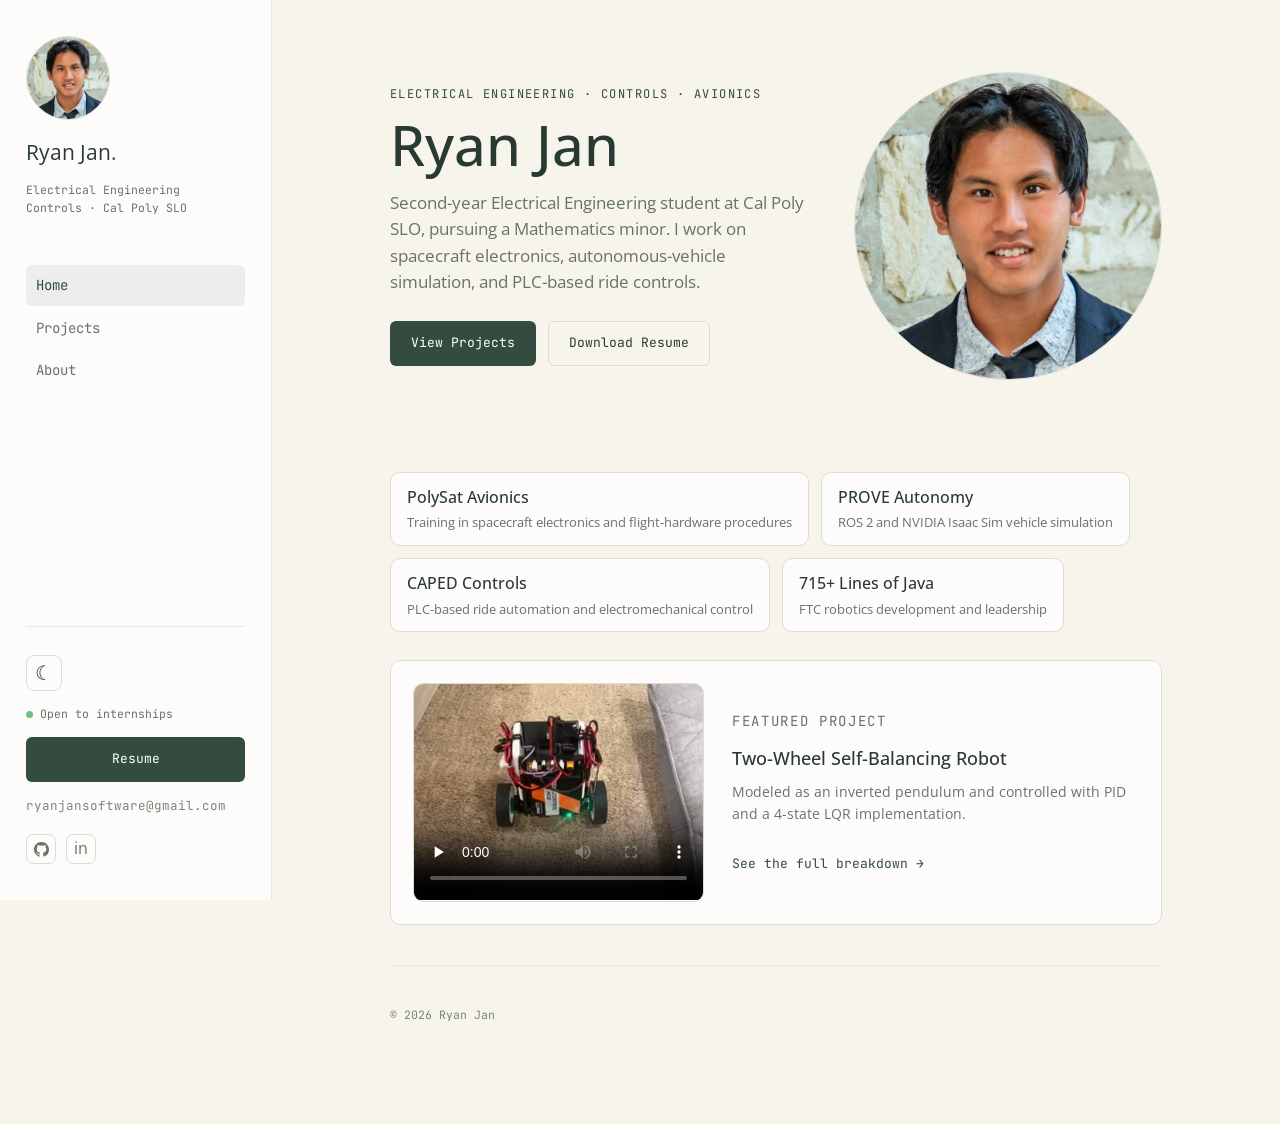
<file: index.html>
<!DOCTYPE html>
<html lang="en">
<head>
<meta charset="UTF-8">
<meta name="viewport" content="width=device-width, initial-scale=1.0">
<title>Ryan Jan — Electrical Engineering, Controls</title>
<meta name="description" content="Ryan Jan — Electrical Engineering student at Cal Poly SLO, minoring in Mathematics, with interests in controls, embedded systems, avionics, and autonomous systems.">
<link rel="icon" type="image/svg+xml" href="assets/favicon.svg">
<link rel="preconnect" href="https://fonts.googleapis.com">
<link rel="preconnect" href="https://fonts.gstatic.com" crossorigin>
<link href="https://fonts.googleapis.com/css2?family=Newsreader:ital,opsz,wght@0,6..72,400;0,6..72,500;1,6..72,400&family=Inter:wght@400;500&family=JetBrains+Mono:wght@400;500&display=swap" rel="stylesheet">
<link rel="stylesheet" href="css/style.css">
<script src="js/theme-toggle.js"></script>
</head>
<body>

<a class="skip-link" href="#main">Skip to content</a>

<!-- mobile top bar -->
<div class="mobile-nav-wrap">
<header class="mobile-topbar">
  <a class="mobile-identity" href="index.html" aria-label="Go to home page">
    <div class="sidebar-avatar media-frame ratio-1x1 round" aria-hidden="true">
      <img src="assets/img/ryan-headshot.jpg" alt="">
    </div>
    <span class="mobile-name">Ryan Jan</span>
  </a>
  <button class="nav-toggle" id="nav-toggle" aria-label="Toggle menu" aria-expanded="false" aria-controls="mobile-panel">
    <span></span><span></span><span></span>
  </button>
</header>
<div class="mobile-panel" id="mobile-panel">
  <nav class="sidebar-nav">
    <a href="index.html" class="active">Home</a>
    <a href="projects.html">Projects</a>
    <a href="about.html">About</a>
  </nav>
  <div class="sidebar-cta">
    <span class="sidebar-status"><span class="status-dot"></span>Open to internships</span>
    <a class="btn btn-primary btn-block" href="assets/resume/Ryan_Jan_Resume.pdf" target="_blank" rel="noopener">Resume</a>
    <div class="sidebar-contact">
      <a href="mailto:ryanjansoftware@gmail.com">ryanjansoftware@gmail.com</a>
    </div>
    <div class="sidebar-social">
      <a href="https://github.com/rjan939" target="_blank" rel="noopener" aria-label="GitHub"><svg viewBox="0 0 16 16" fill="currentColor" aria-hidden="true"><path d="M8 0C3.58 0 0 3.58 0 8c0 3.54 2.29 6.53 5.47 7.59.4.07.55-.17.55-.38 0-.19-.01-.82-.01-1.49-2.01.37-2.53-.49-2.69-.94-.09-.23-.48-.94-.82-1.13-.28-.15-.68-.52-.01-.53.63-.01 1.08.58 1.23.82.72 1.21 1.87.87 2.33.66.07-.52.28-.87.51-1.07-1.78-.2-3.64-.89-3.64-3.95 0-.87.31-1.59.82-2.15-.08-.2-.36-1.02.08-2.12 0 0 .67-.21 2.2.82.64-.18 1.32-.27 2-.27.68 0 1.36.09 2 .27 1.53-1.04 2.2-.82 2.2-.82.44 1.1.16 1.92.08 2.12.51.56.82 1.27.82 2.15 0 3.07-1.87 3.75-3.65 3.95.29.25.54.73.54 1.48 0 1.07-.01 1.93-.01 2.2 0 .21.15.46.55.38A8.013 8.013 0 0 0 16 8c0-4.42-3.58-8-8-8z"></path></svg></a>
      <a href="https://linkedin.com/in/ryan-jan" target="_blank" rel="noopener" aria-label="LinkedIn">in</a>
    </div>
  </div>
</div>
</div>

<div class="shell">
  <aside class="sidebar">
    <a class="sidebar-identity" href="index.html" aria-label="Go to home page">
      <div class="sidebar-avatar media-frame ratio-1x1 round" aria-hidden="true">
        <img src="assets/img/ryan-headshot.jpg" alt="">
      </div>
      <div>
        <div class="sidebar-name">Ryan Jan<span class="logo-dot">.</span></div>
        <p class="sidebar-tagline">Electrical Engineering<br>Controls &middot; Cal Poly SLO</p>
      </div>
    </a>

    <nav class="sidebar-nav">
      <a href="index.html" class="active">Home</a>
      <a href="projects.html">Projects</a>
      <a href="about.html">About</a>
    </nav>

    <div class="sidebar-cta">
      <span class="sidebar-status"><span class="status-dot"></span>Open to internships</span>
      <a class="btn btn-primary btn-block" href="assets/resume/Ryan_Jan_Resume.pdf" target="_blank" rel="noopener">Resume</a>
      <div class="sidebar-contact">
        <a href="mailto:ryanjansoftware@gmail.com">ryanjansoftware@gmail.com</a>
      </div>
      <div class="sidebar-social">
        <a href="https://github.com/rjan939" target="_blank" rel="noopener" aria-label="GitHub"><svg viewBox="0 0 16 16" fill="currentColor" aria-hidden="true"><path d="M8 0C3.58 0 0 3.58 0 8c0 3.54 2.29 6.53 5.47 7.59.4.07.55-.17.55-.38 0-.19-.01-.82-.01-1.49-2.01.37-2.53-.49-2.69-.94-.09-.23-.48-.94-.82-1.13-.28-.15-.68-.52-.01-.53.63-.01 1.08.58 1.23.82.72 1.21 1.87.87 2.33.66.07-.52.28-.87.51-1.07-1.78-.2-3.64-.89-3.64-3.95 0-.87.31-1.59.82-2.15-.08-.2-.36-1.02.08-2.12 0 0 .67-.21 2.2.82.64-.18 1.32-.27 2-.27.68 0 1.36.09 2 .27 1.53-1.04 2.2-.82 2.2-.82.44 1.1.16 1.92.08 2.12.51.56.82 1.27.82 2.15 0 3.07-1.87 3.75-3.65 3.95.29.25.54.73.54 1.48 0 1.07-.01 1.93-.01 2.2 0 .21.15.46.55.38A8.013 8.013 0 0 0 16 8c0-4.42-3.58-8-8-8z"></path></svg></a>
        <a href="https://linkedin.com/in/ryan-jan" target="_blank" rel="noopener" aria-label="LinkedIn">in</a>
      </div>
    </div>
  </aside>

  <main class="main" id="main">
    <div class="page">

      <section class="home-hero">
        <div>
          <p class="eyebrow">Electrical Engineering &middot; Controls &middot; Avionics</p>
          <h1>Ryan Jan</h1>
          <p class="home-hero-sub">
            Second-year Electrical Engineering student at Cal Poly SLO, pursuing a Mathematics minor. I work on spacecraft electronics, autonomous-vehicle simulation, and PLC-based ride controls.
          </p>
          <div class="home-hero-actions">
            <a class="btn btn-primary" href="projects.html">View Projects</a>
            <a class="btn btn-ghost" href="assets/resume/Ryan_Jan_Resume.pdf" target="_blank" rel="noopener">Download Resume</a>
          </div>
        </div>
        <div class="home-photo-slot">
          <div class="media-frame ratio-1x1 round">
            <img src="assets/img/ryan-headshot.jpg" alt="Ryan Jan">
          </div>
        </div>
      </section>

      <div class="stat-chips">
        <div class="stat-chip"><strong>PolySat Avionics</strong>Training in spacecraft electronics and flight-hardware procedures</div>
        <div class="stat-chip"><strong>PROVE Autonomy</strong>ROS 2 and NVIDIA Isaac Sim vehicle simulation</div>
        <div class="stat-chip"><strong>CAPED Controls</strong>PLC-based ride automation and electromechanical control</div>
        <div class="stat-chip"><strong><span class="count" data-target="3000">0</span>+ Lines of Java</strong>FTC robotics development and leadership</div>
      </div>

      <section class="teaser-card reveal">
        <div class="teaser-media">
          <div class="media-frame ratio-4x3">
            <video src="assets/video/self-balancing-robot.mp4" poster="assets/img/posters/self-balancing-robot.jpg" controls playsinline preload="none"></video>
          </div>
        </div>
        <div class="teaser-body">
          <p class="eyebrow">Featured Project</p>
          <h3>Two-Wheel Self-Balancing Robot</h3>
          <p>Modeled as an inverted pendulum and controlled with PID and a 4-state LQR implementation.</p>
          <a class="text-link" href="projects.html#flagship">See the full breakdown &rarr;</a>
        </div>
      </section>

      <footer class="page-footer">
        <span>&copy; 2026 Ryan Jan</span>
      </footer>
    </div>
  </main>
</div>

<script src="js/main.js"></script>
</body>
</html>
</file>
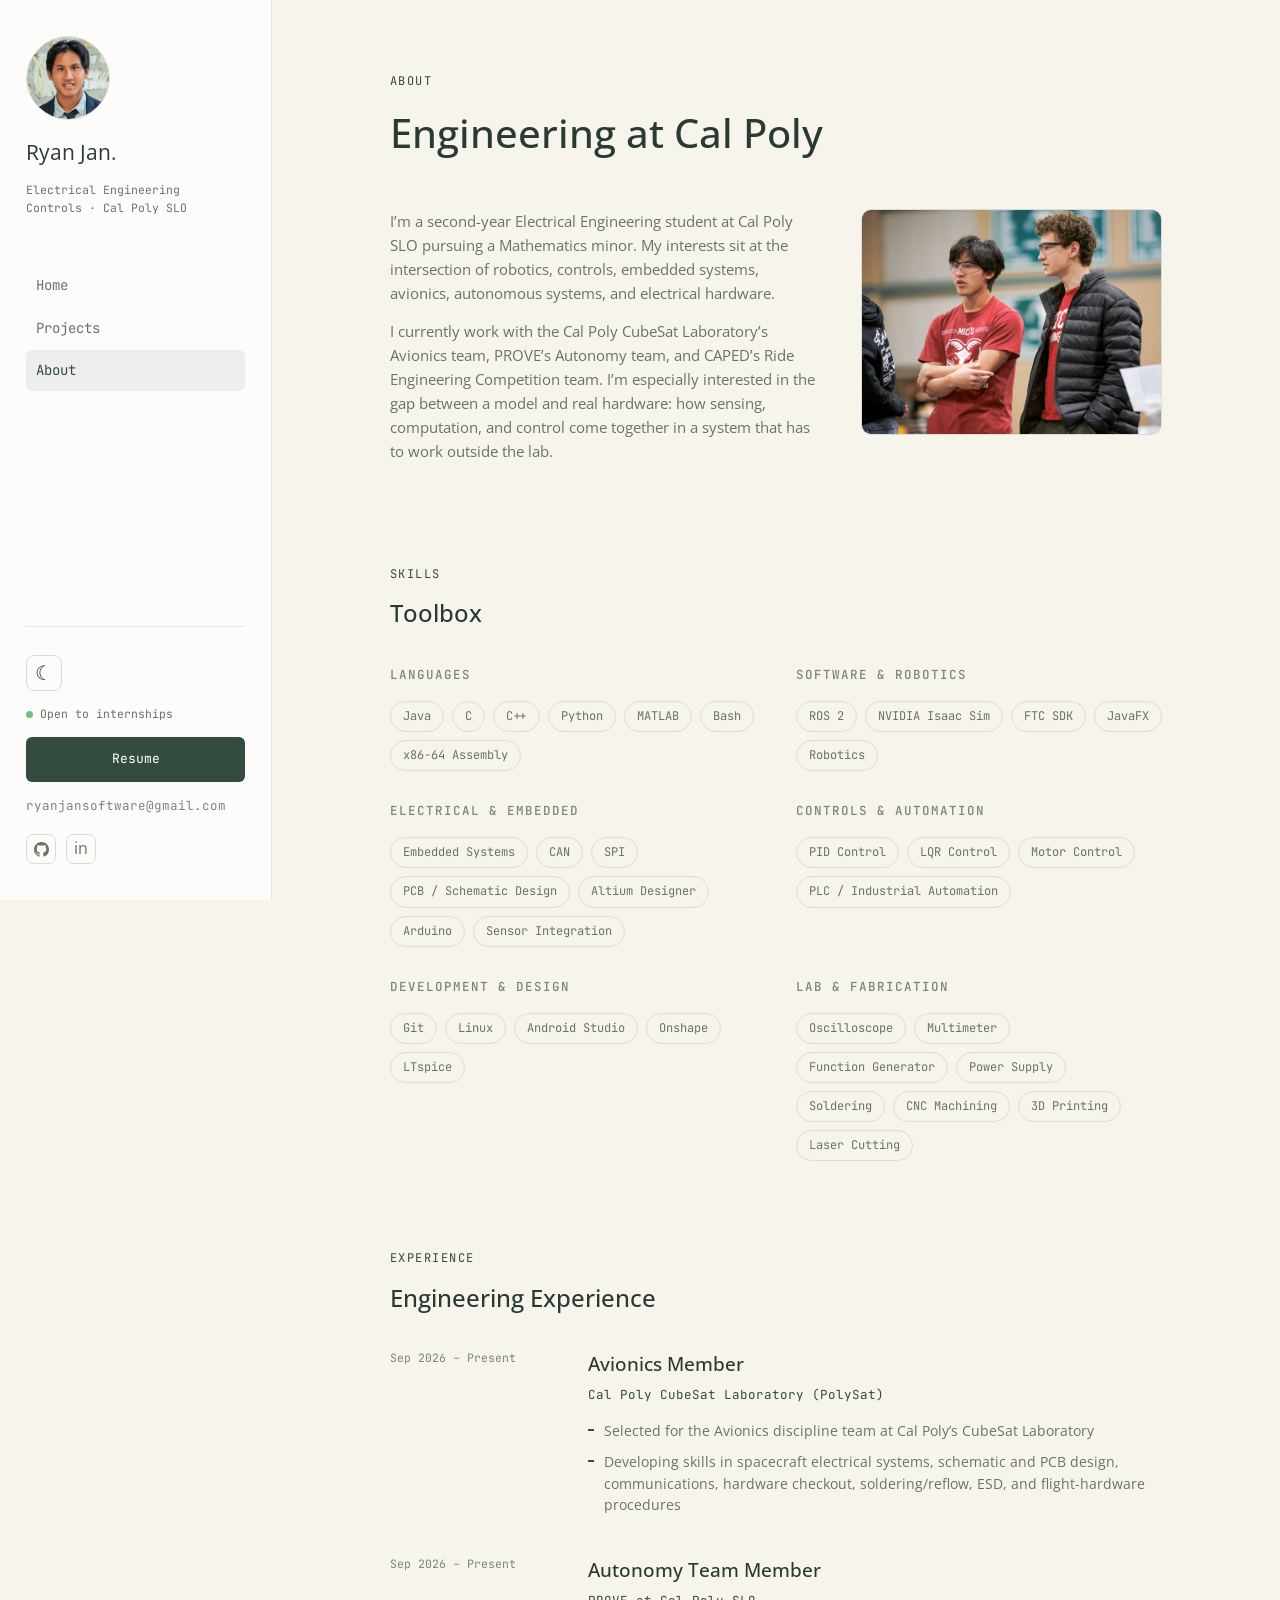
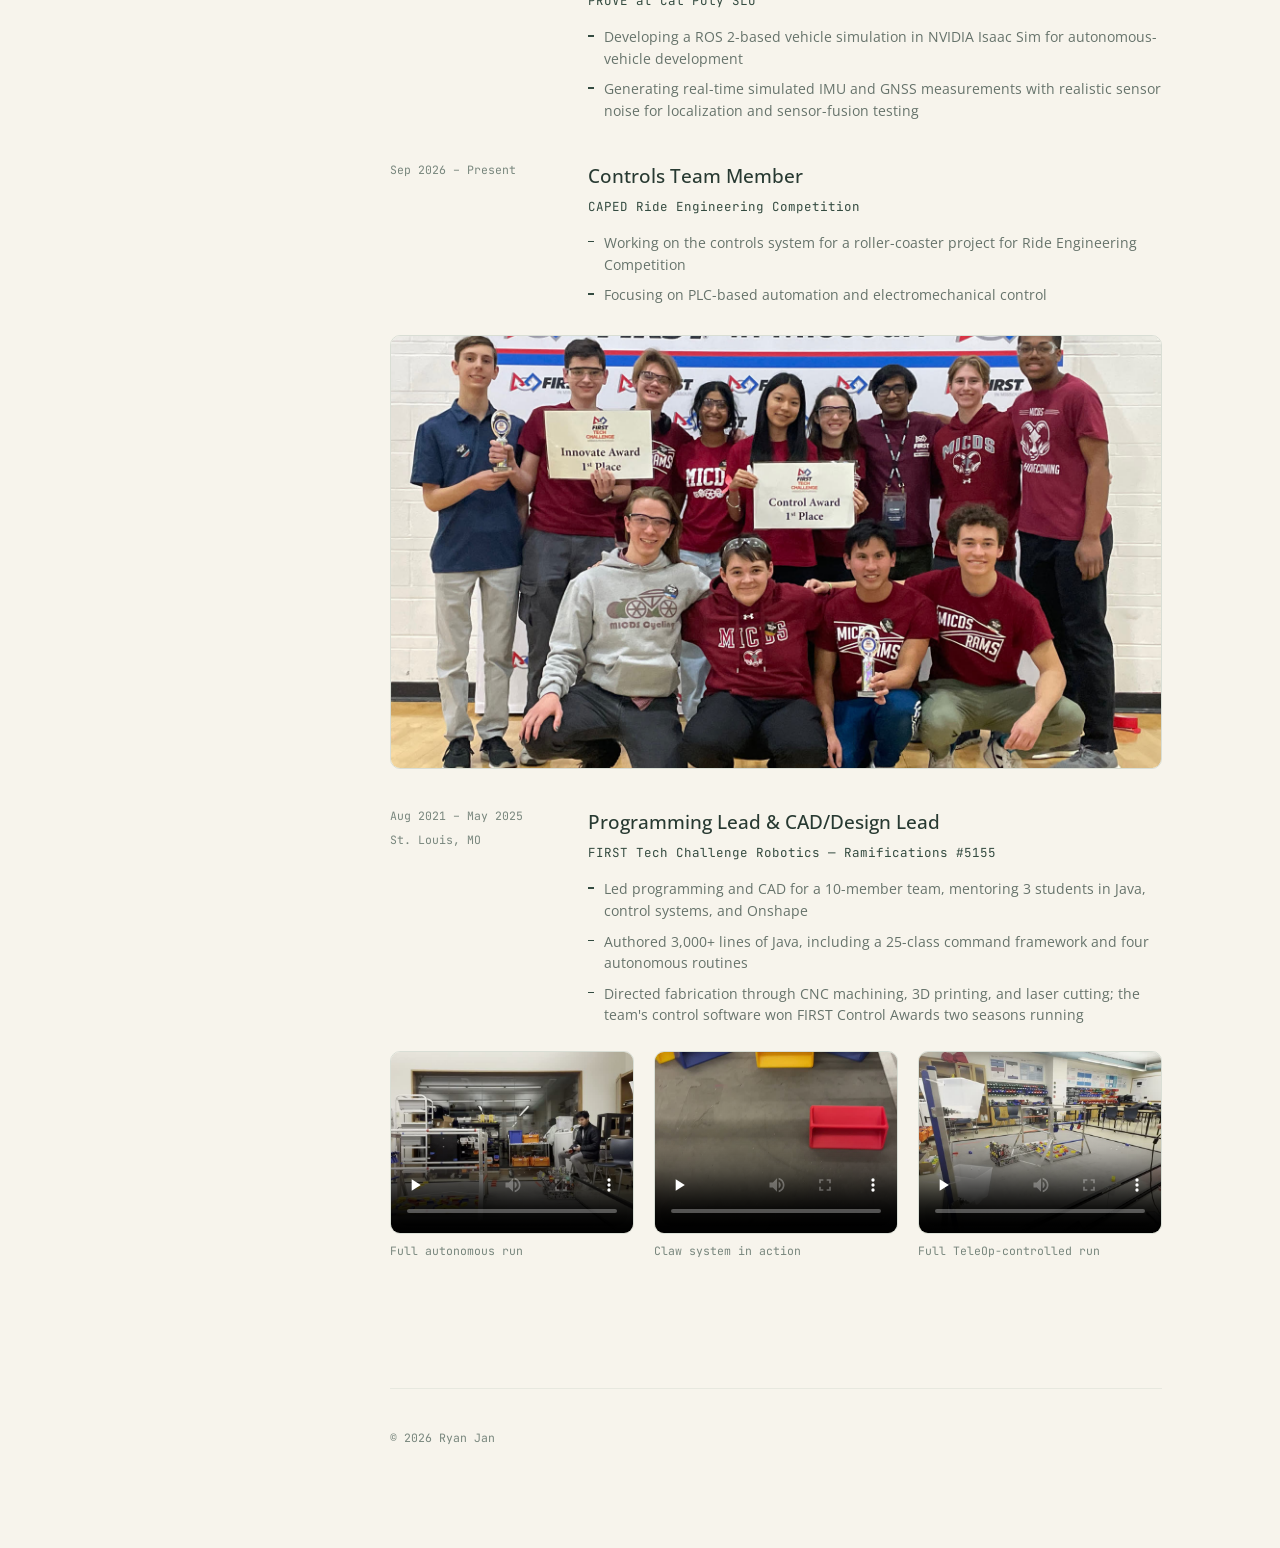
<file: about.html>
<!DOCTYPE html>
<html lang="en">
<head>
<meta charset="UTF-8">
<meta name="viewport" content="width=device-width, initial-scale=1.0">
<title>About — Ryan Jan</title>
<meta name="description" content="About Ryan Jan — Electrical Engineering student at Cal Poly SLO, with experience in robotics leadership, spacecraft electronics, autonomous systems, and industrial automation.">
<link rel="icon" type="image/svg+xml" href="assets/favicon.svg">
<link rel="preconnect" href="https://fonts.googleapis.com">
<link rel="preconnect" href="https://fonts.gstatic.com" crossorigin>
<link href="https://fonts.googleapis.com/css2?family=Newsreader:ital,opsz,wght@0,6..72,400;0,6..72,500;1,6..72,400&family=Inter:wght@400;500&family=JetBrains+Mono:wght@400;500&display=swap" rel="stylesheet">
<link rel="stylesheet" href="css/style.css">
<script src="js/theme-toggle.js"></script>
</head>
<body>

<a class="skip-link" href="#main">Skip to content</a>

<div class="mobile-nav-wrap">
<header class="mobile-topbar">
  <a class="mobile-identity" href="index.html" aria-label="Go to home page">
    <div class="sidebar-avatar media-frame ratio-1x1 round" aria-hidden="true">
      <img src="assets/img/ryan-headshot.jpg" alt="">
    </div>
    <span class="mobile-name">Ryan Jan</span>
  </a>
  <button class="nav-toggle" id="nav-toggle" aria-label="Toggle menu" aria-expanded="false" aria-controls="mobile-panel">
    <span></span><span></span><span></span>
  </button>
</header>
<div class="mobile-panel" id="mobile-panel">
  <nav class="sidebar-nav">
    <a href="index.html">Home</a>
    <a href="projects.html">Projects</a>
    <a href="about.html" class="active">About</a>
  </nav>
  <div class="sidebar-cta">
    <span class="sidebar-status"><span class="status-dot"></span>Open to internships</span>
    <a class="btn btn-primary btn-block" href="assets/resume/Ryan_Jan_Resume.pdf" target="_blank" rel="noopener">Resume</a>
    <div class="sidebar-contact">
      <a href="mailto:ryanjansoftware@gmail.com">ryanjansoftware@gmail.com</a>
    </div>
    <div class="sidebar-social">
      <a href="https://github.com/rjan939" target="_blank" rel="noopener" aria-label="GitHub"><svg viewBox="0 0 16 16" fill="currentColor" aria-hidden="true"><path d="M8 0C3.58 0 0 3.58 0 8c0 3.54 2.29 6.53 5.47 7.59.4.07.55-.17.55-.38 0-.19-.01-.82-.01-1.49-2.01.37-2.53-.49-2.69-.94-.09-.23-.48-.94-.82-1.13-.28-.15-.68-.52-.01-.53.63-.01 1.08.58 1.23.82.72 1.21 1.87.87 2.33.66.07-.52.28-.87.51-1.07-1.78-.2-3.64-.89-3.64-3.95 0-.87.31-1.59.82-2.15-.08-.2-.36-1.02.08-2.12 0 0 .67-.21 2.2.82.64-.18 1.32-.27 2-.27.68 0 1.36.09 2 .27 1.53-1.04 2.2-.82 2.2-.82.44 1.1.16 1.92.08 2.12.51.56.82 1.27.82 2.15 0 3.07-1.87 3.75-3.65 3.95.29.25.54.73.54 1.48 0 1.07-.01 1.93-.01 2.2 0 .21.15.46.55.38A8.013 8.013 0 0 0 16 8c0-4.42-3.58-8-8-8z"></path></svg></a>
      <a href="https://linkedin.com/in/ryan-jan" target="_blank" rel="noopener" aria-label="LinkedIn">in</a>
    </div>
  </div>
</div>
</div>

<div class="shell">
  <aside class="sidebar">
    <a class="sidebar-identity" href="index.html" aria-label="Go to home page">
      <div class="sidebar-avatar media-frame ratio-1x1 round" aria-hidden="true">
        <img src="assets/img/ryan-headshot.jpg" alt="">
      </div>
      <div>
        <div class="sidebar-name">Ryan Jan<span class="logo-dot">.</span></div>
        <p class="sidebar-tagline">Electrical Engineering<br>Controls &middot; Cal Poly SLO</p>
      </div>
    </a>

    <nav class="sidebar-nav">
      <a href="index.html">Home</a>
      <a href="projects.html">Projects</a>
      <a href="about.html" class="active">About</a>
    </nav>

    <div class="sidebar-cta">
      <span class="sidebar-status"><span class="status-dot"></span>Open to internships</span>
      <a class="btn btn-primary btn-block" href="assets/resume/Ryan_Jan_Resume.pdf" target="_blank" rel="noopener">Resume</a>
      <div class="sidebar-contact">
        <a href="mailto:ryanjansoftware@gmail.com">ryanjansoftware@gmail.com</a>
      </div>
      <div class="sidebar-social">
        <a href="https://github.com/rjan939" target="_blank" rel="noopener" aria-label="GitHub"><svg viewBox="0 0 16 16" fill="currentColor" aria-hidden="true"><path d="M8 0C3.58 0 0 3.58 0 8c0 3.54 2.29 6.53 5.47 7.59.4.07.55-.17.55-.38 0-.19-.01-.82-.01-1.49-2.01.37-2.53-.49-2.69-.94-.09-.23-.48-.94-.82-1.13-.28-.15-.68-.52-.01-.53.63-.01 1.08.58 1.23.82.72 1.21 1.87.87 2.33.66.07-.52.28-.87.51-1.07-1.78-.2-3.64-.89-3.64-3.95 0-.87.31-1.59.82-2.15-.08-.2-.36-1.02.08-2.12 0 0 .67-.21 2.2.82.64-.18 1.32-.27 2-.27.68 0 1.36.09 2 .27 1.53-1.04 2.2-.82 2.2-.82.44 1.1.16 1.92.08 2.12.51.56.82 1.27.82 2.15 0 3.07-1.87 3.75-3.65 3.95.29.25.54.73.54 1.48 0 1.07-.01 1.93-.01 2.2 0 .21.15.46.55.38A8.013 8.013 0 0 0 16 8c0-4.42-3.58-8-8-8z"></path></svg></a>
        <a href="https://linkedin.com/in/ryan-jan" target="_blank" rel="noopener" aria-label="LinkedIn">in</a>
      </div>
    </div>
  </aside>

  <main class="main" id="main">
    <div class="page">

      <header class="page-header reveal">
        <p class="eyebrow">About</p>
        <h1>Engineering at Cal Poly</h1>
      </header>

      <section class="page-block about-row reveal">
        <div class="about-copy">
          <p>
            I’m a second-year Electrical Engineering student at Cal Poly SLO pursuing a Mathematics minor. My interests sit at the intersection of robotics, controls, embedded systems, avionics, autonomous systems, and electrical hardware.
          </p>
          <p>
            I currently work with the Cal Poly CubeSat Laboratory’s Avionics team, PROVE’s Autonomy team, and CAPED’s Ride Engineering Competition team. I’m especially interested in the gap between a model and real hardware: how sensing, computation, and control come together in a system that has to work outside the lab.
          </p>
        </div>
        <div class="media-frame ratio-4x3">
          <img src="assets/img/ryan-competition.jpg" loading="lazy" alt="Ryan Jan talking with a teammate at an FTC robotics competition, both wearing safety glasses.">
        </div>
      </section>

      <section class="page-block reveal">
        <p class="eyebrow">Skills</p>
        <h2 style="margin-bottom:32px;">Toolbox</h2>
        <div class="skills-grid">
          <div class="skill-group">
            <h3>Languages</h3>
            <div class="tags"><span>Java</span><span>C</span><span>C++</span><span>Python</span><span>MATLAB</span><span>Bash</span><span>x86-64 Assembly</span></div>
          </div>
          <div class="skill-group">
            <h3>Software &amp; Robotics</h3>
            <div class="tags"><span>ROS 2</span><span>NVIDIA Isaac Sim</span><span>FTC SDK</span><span>JavaFX</span><span>Robotics</span></div>
          </div>
          <div class="skill-group">
            <h3>Electrical &amp; Embedded</h3>
            <div class="tags"><span>Embedded Systems</span><span>CAN</span><span>SPI</span><span>PCB / Schematic Design</span><span>Altium Designer</span><span>Arduino</span><span>Sensor Integration</span></div>
          </div>
          <div class="skill-group">
            <h3>Controls &amp; Automation</h3>
            <div class="tags"><span>PID Control</span><span>LQR Control</span><span>Motor Control</span><span>PLC / Industrial Automation</span></div>
          </div>
          <div class="skill-group">
            <h3>Development &amp; Design</h3>
            <div class="tags"><span>Git</span><span>Linux</span><span>Android Studio</span><span>Onshape</span><span>LTspice</span></div>
          </div>
          <div class="skill-group">
            <h3>Lab &amp; Fabrication</h3>
            <div class="tags"><span>Oscilloscope</span><span>Multimeter</span><span>Function Generator</span><span>Power Supply</span><span>Soldering</span><span>CNC Machining</span><span>3D Printing</span><span>Laser Cutting</span></div>
          </div>
        </div>
      </section>

      <section class="page-block reveal">
        <p class="eyebrow">Experience</p>
        <h2 style="margin-bottom:32px;">Engineering Experience</h2>

        <div class="experience-list">
          <div class="exp-entry">
            <div class="exp-meta"><span>Sep 2026 &ndash; Present</span></div>
            <div class="exp-body">
              <h3>Avionics Member</h3>
              <p class="exp-org">Cal Poly CubeSat Laboratory (PolySat)</p>
              <ul>
                <li>Selected for the Avionics discipline team at Cal Poly’s CubeSat Laboratory</li>
                <li>Developing skills in spacecraft electrical systems, schematic and PCB design, communications, hardware checkout, soldering/reflow, ESD, and flight-hardware procedures</li>
              </ul>
            </div>
          </div>

          <div class="exp-entry">
            <div class="exp-meta"><span>Sep 2026 &ndash; Present</span></div>
            <div class="exp-body">
              <h3>Autonomy Team Member</h3>
              <p class="exp-org">PROVE at Cal Poly SLO</p>
              <ul>
                <li>Developing a ROS 2-based vehicle simulation in NVIDIA Isaac Sim for autonomous-vehicle development</li>
                <li>Generating real-time simulated IMU and GNSS measurements with realistic sensor noise for localization and sensor-fusion testing</li>
              </ul>
            </div>
          </div>

          <div class="exp-entry">
            <div class="exp-meta"><span>Sep 2026 &ndash; Present</span></div>
            <div class="exp-body">
              <h3>Controls Team Member</h3>
              <p class="exp-org">CAPED Ride Engineering Competition</p>
              <ul>
                <li>Working on the controls system for a roller-coaster project for <a href="https://www.rideengineeringcompetition.org/overview">Ride Engineering Competition</a></li>
                <li>Focusing on PLC-based automation and electromechanical control</li>
              </ul>
            </div>
          </div>

          <div class="media-frame ratio-16x9 experience-media">
            <img src="assets/img/ftc-control-award-team.jpg" loading="lazy" alt="The full Ramifications #5155 team holding their FIRST Control Award and Innovate Award, 1st place, at FIRST in Missouri.">
          </div>

        <div class="exp-entry">
          <div class="exp-meta">
            <span>Aug 2021 &ndash; May 2025</span>
            <span>St. Louis, MO</span>
          </div>
          <div class="exp-body">
            <h3>Programming Lead &amp; CAD/Design Lead</h3>
            <p class="exp-org">FIRST Tech Challenge Robotics &mdash; Ramifications #5155</p>
            <ul>
              <li>Led programming and CAD for a 10-member team, mentoring 3 students in Java, control systems, and Onshape</li>
              <li>Authored 3,000+ lines of Java, including a 25-class command framework and four autonomous routines</li>
              <li>Directed fabrication through CNC machining, 3D printing, and laser cutting; the team's control software won FIRST Control Awards two seasons running</li>
            </ul>
          </div>
        </div>
        </div>

        <div class="media-row" style="margin-top:24px;">
          <div>
            <div class="media-frame ratio-4x3">
              <video src="assets/video/ftc-autonomous.mp4" poster="assets/img/posters/ftc-autonomous.jpg" controls playsinline preload="none"></video>
            </div>
            <p class="media-caption">Full autonomous run</p>
          </div>
          <div>
            <div class="media-frame ratio-4x3">
              <video src="assets/video/ftc-claw-system.mp4" poster="assets/img/posters/ftc-claw-system.jpg" controls playsinline preload="none"></video>
            </div>
            <p class="media-caption">Claw system in action</p>
          </div>
          <div>
            <div class="media-frame ratio-4x3">
              <video src="assets/video/ftc-teleop-run.mp4" poster="assets/img/posters/ftc-teleop-run.jpg" controls playsinline preload="none"></video>
            </div>
            <p class="media-caption">Full TeleOp-controlled run</p>
          </div>
        </div>
      </section>

      <footer class="page-footer">
        <span>&copy; 2026 Ryan Jan</span>
      </footer>
    </div>
  </main>
</div>

<script src="js/main.js"></script>
</body>
</html>
</file>
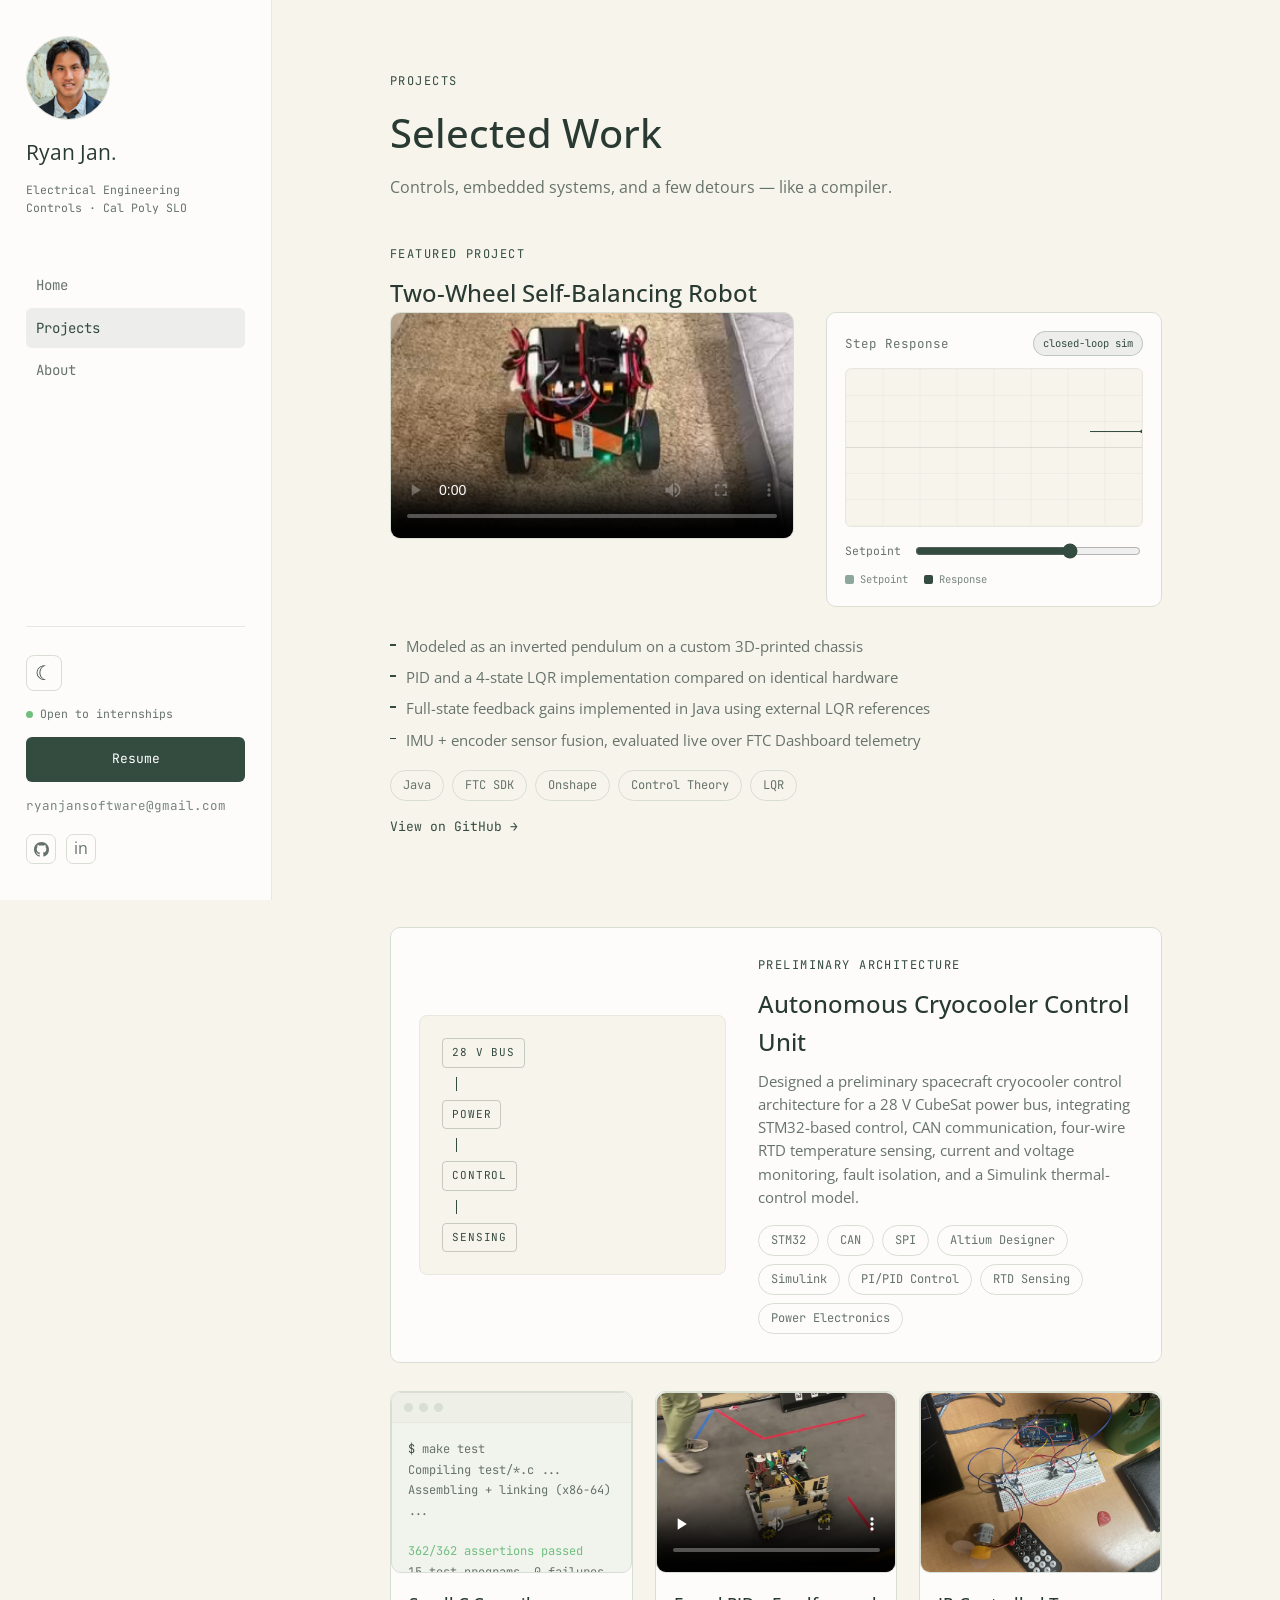
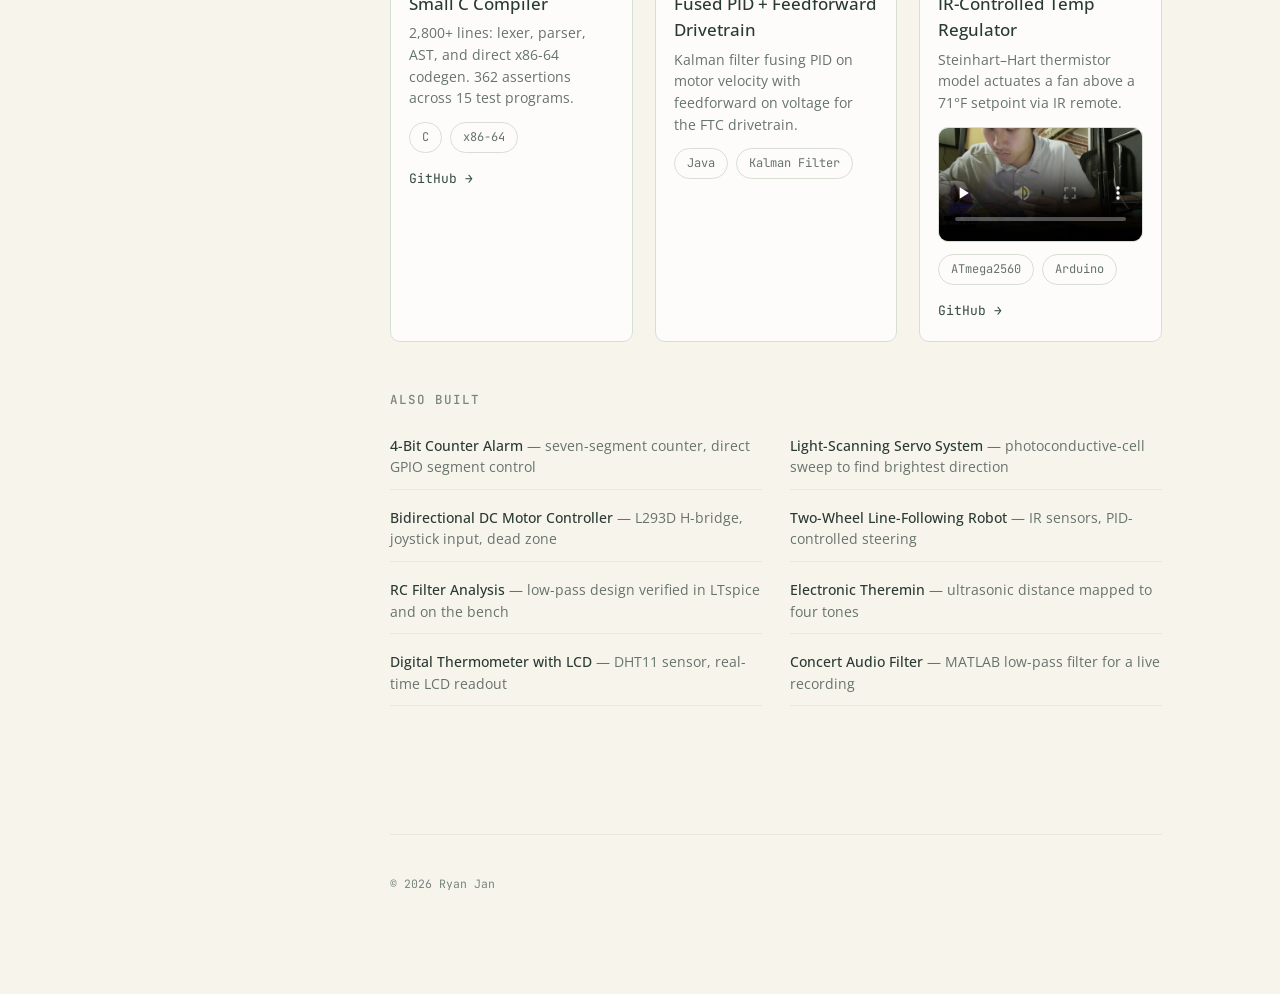
<file: projects.html>
<!DOCTYPE html>
<html lang="en">
<head>
<meta charset="UTF-8">
<meta name="viewport" content="width=device-width, initial-scale=1.0">
<title>Projects — Ryan Jan</title>
<meta name="description" content="Selected controls, embedded systems, and avionics design projects by Ryan Jan, including a self-balancing robot and a preliminary cryocooler control architecture.">
<link rel="icon" type="image/svg+xml" href="assets/favicon.svg">
<link rel="preconnect" href="https://fonts.googleapis.com">
<link rel="preconnect" href="https://fonts.gstatic.com" crossorigin>
<link href="https://fonts.googleapis.com/css2?family=Newsreader:ital,opsz,wght@0,6..72,400;0,6..72,500;1,6..72,400&family=Inter:wght@400;500&family=JetBrains+Mono:wght@400;500&display=swap" rel="stylesheet">
<link rel="stylesheet" href="css/style.css">
<script src="js/theme-toggle.js"></script>
</head>
<body>

<a class="skip-link" href="#main">Skip to content</a>

<div class="mobile-nav-wrap">
<header class="mobile-topbar">
  <a class="mobile-identity" href="index.html" aria-label="Go to home page">
    <div class="sidebar-avatar media-frame ratio-1x1 round" aria-hidden="true">
      <img src="assets/img/ryan-headshot.jpg" alt="">
    </div>
    <span class="mobile-name">Ryan Jan</span>
  </a>
  <button class="nav-toggle" id="nav-toggle" aria-label="Toggle menu" aria-expanded="false" aria-controls="mobile-panel">
    <span></span><span></span><span></span>
  </button>
</header>
<div class="mobile-panel" id="mobile-panel">
  <nav class="sidebar-nav">
    <a href="index.html">Home</a>
    <a href="projects.html" class="active">Projects</a>
    <a href="about.html">About</a>
  </nav>
  <div class="sidebar-cta">
    <span class="sidebar-status"><span class="status-dot"></span>Open to internships</span>
    <a class="btn btn-primary btn-block" href="assets/resume/Ryan_Jan_Resume.pdf" target="_blank" rel="noopener">Resume</a>
    <div class="sidebar-contact">
      <a href="mailto:ryanjansoftware@gmail.com">ryanjansoftware@gmail.com</a>
    </div>
    <div class="sidebar-social">
      <a href="https://github.com/rjan939" target="_blank" rel="noopener" aria-label="GitHub"><svg viewBox="0 0 16 16" fill="currentColor" aria-hidden="true"><path d="M8 0C3.58 0 0 3.58 0 8c0 3.54 2.29 6.53 5.47 7.59.4.07.55-.17.55-.38 0-.19-.01-.82-.01-1.49-2.01.37-2.53-.49-2.69-.94-.09-.23-.48-.94-.82-1.13-.28-.15-.68-.52-.01-.53.63-.01 1.08.58 1.23.82.72 1.21 1.87.87 2.33.66.07-.52.28-.87.51-1.07-1.78-.2-3.64-.89-3.64-3.95 0-.87.31-1.59.82-2.15-.08-.2-.36-1.02.08-2.12 0 0 .67-.21 2.2.82.64-.18 1.32-.27 2-.27.68 0 1.36.09 2 .27 1.53-1.04 2.2-.82 2.2-.82.44 1.1.16 1.92.08 2.12.51.56.82 1.27.82 2.15 0 3.07-1.87 3.75-3.65 3.95.29.25.54.73.54 1.48 0 1.07-.01 1.93-.01 2.2 0 .21.15.46.55.38A8.013 8.013 0 0 0 16 8c0-4.42-3.58-8-8-8z"></path></svg></a>
      <a href="https://linkedin.com/in/ryan-jan" target="_blank" rel="noopener" aria-label="LinkedIn">in</a>
    </div>
  </div>
</div>
</div>

<div class="shell">
  <aside class="sidebar">
    <a class="sidebar-identity" href="index.html" aria-label="Go to home page">
      <div class="sidebar-avatar media-frame ratio-1x1 round" aria-hidden="true">
        <img src="assets/img/ryan-headshot.jpg" alt="">
      </div>
      <div>
        <div class="sidebar-name">Ryan Jan<span class="logo-dot">.</span></div>
        <p class="sidebar-tagline">Electrical Engineering<br>Controls &middot; Cal Poly SLO</p>
      </div>
    </a>

    <nav class="sidebar-nav">
      <a href="index.html">Home</a>
      <a href="projects.html" class="active">Projects</a>
      <a href="about.html">About</a>
    </nav>

    <div class="sidebar-cta">
      <span class="sidebar-status"><span class="status-dot"></span>Open to internships</span>
      <a class="btn btn-primary btn-block" href="assets/resume/Ryan_Jan_Resume.pdf" target="_blank" rel="noopener">Resume</a>
      <div class="sidebar-contact">
        <a href="mailto:ryanjansoftware@gmail.com">ryanjansoftware@gmail.com</a>
      </div>
      <div class="sidebar-social">
        <a href="https://github.com/rjan939" target="_blank" rel="noopener" aria-label="GitHub"><svg viewBox="0 0 16 16" fill="currentColor" aria-hidden="true"><path d="M8 0C3.58 0 0 3.58 0 8c0 3.54 2.29 6.53 5.47 7.59.4.07.55-.17.55-.38 0-.19-.01-.82-.01-1.49-2.01.37-2.53-.49-2.69-.94-.09-.23-.48-.94-.82-1.13-.28-.15-.68-.52-.01-.53.63-.01 1.08.58 1.23.82.72 1.21 1.87.87 2.33.66.07-.52.28-.87.51-1.07-1.78-.2-3.64-.89-3.64-3.95 0-.87.31-1.59.82-2.15-.08-.2-.36-1.02.08-2.12 0 0 .67-.21 2.2.82.64-.18 1.32-.27 2-.27.68 0 1.36.09 2 .27 1.53-1.04 2.2-.82 2.2-.82.44 1.1.16 1.92.08 2.12.51.56.82 1.27.82 2.15 0 3.07-1.87 3.75-3.65 3.95.29.25.54.73.54 1.48 0 1.07-.01 1.93-.01 2.2 0 .21.15.46.55.38A8.013 8.013 0 0 0 16 8c0-4.42-3.58-8-8-8z"></path></svg></a>
        <a href="https://linkedin.com/in/ryan-jan" target="_blank" rel="noopener" aria-label="LinkedIn">in</a>
      </div>
    </div>
  </aside>

  <main class="main" id="main">
    <div class="page">

      <header class="page-header reveal">
        <p class="eyebrow">Projects</p>
        <h1>Selected Work</h1>
        <p class="page-lede">Controls, embedded systems, and a few detours &mdash; like a compiler.</p>
      </header>

      <section class="page-block" id="flagship">
        <p class="eyebrow">Featured Project</p>
        <h2>Two-Wheel Self-Balancing Robot</h2>

        <div class="flagship-media-row reveal">
          <div class="media-frame ratio-16x9">
            <video src="assets/video/self-balancing-robot.mp4" poster="assets/img/posters/self-balancing-robot.jpg" controls playsinline preload="metadata"></video>
          </div>

          <div class="widget-card">
            <div class="widget-header">
              <span class="widget-title">Step Response</span>
              <span class="widget-tag">closed-loop sim</span>
            </div>
            <canvas id="control-canvas" width="600" height="320" role="img" aria-label="Live plot of a controller response tracking a draggable setpoint"></canvas>
            <div class="widget-controls">
              <label for="setpoint-slider">Setpoint</label>
              <input type="range" id="setpoint-slider" min="-100" max="100" value="40" step="1">
            </div>
            <div class="widget-legend">
              <span><i class="swatch swatch-setpoint"></i>Setpoint</span>
              <span><i class="swatch swatch-response"></i>Response</span>
            </div>
          </div>
        </div>

        <ul class="flagship-lines reveal">
          <li>Modeled as an inverted pendulum on a custom 3D-printed chassis</li>
          <li>PID and a 4-state LQR implementation compared on identical hardware</li>
          <li>Full-state feedback gains implemented in Java using external LQR references</li>
          <li>IMU + encoder sensor fusion, evaluated live over FTC Dashboard telemetry</li>
        </ul>
        <div class="tags">
          <span>Java</span><span>FTC SDK</span><span>Onshape</span><span>Control Theory</span><span>LQR</span>
        </div>
        <a class="text-link" href="https://github.com/rjan939/two-wheeled-robot" target="_blank" rel="noopener">View on GitHub &rarr;</a>
      </section>

      <section class="page-block">
        <article class="project-spotlight reveal">
          <div class="project-architecture" aria-label="Preliminary cryocooler control architecture">
            <span>28 V BUS</span><i></i><span>POWER</span><i></i><span>CONTROL</span><i></i><span>SENSING</span>
          </div>
          <div class="project-spotlight-body">
            <p class="eyebrow">Preliminary Architecture</p>
            <h2>Autonomous Cryocooler Control Unit</h2>
            <p>Designed a preliminary spacecraft cryocooler control architecture for a 28 V CubeSat power bus, integrating STM32-based control, CAN communication, four-wire RTD temperature sensing, current and voltage monitoring, fault isolation, and a Simulink thermal-control model.</p>
            <div class="tags"><span>STM32</span><span>CAN</span><span>SPI</span><span>Altium Designer</span><span>Simulink</span><span>PI/PID Control</span><span>RTD Sensing</span><span>Power Electronics</span></div>
          </div>
        </article>

        <div class="project-grid">
          <article class="project-media-card reveal">
            <div class="terminal-frame ratio-4x3">
              <div class="terminal-titlebar"><span></span><span></span><span></span></div>
              <pre class="terminal-body"><span class="t-prompt">$</span> make test
Compiling test/*.c ...
Assembling + linking (x86-64) ...

<span class="t-ok">362/362 assertions passed</span>
15 test programs, 0 failures</pre>
            </div>
            <div class="project-media-body">
              <h3>Small C Compiler</h3>
              <p>2,800+ lines: lexer, parser, AST, and direct x86-64 codegen. 362 assertions across 15 test programs.</p>
              <div class="tags"><span>C</span><span>x86-64</span></div>
              <a class="text-link" href="https://github.com/rjan939/small-c-compiler" target="_blank" rel="noopener">GitHub &rarr;</a>
            </div>
          </article>

          <article class="project-media-card reveal">
            <div class="media-frame ratio-4x3">
              <video src="assets/video/ftc-pid-correction.mp4" poster="assets/img/posters/ftc-pid-correction.jpg" controls playsinline preload="none"></video>
            </div>
            <div class="project-media-body">
              <h3>Fused PID + Feedforward Drivetrain</h3>
              <p>Kalman filter fusing PID on motor velocity with feedforward on voltage for the FTC drivetrain.</p>
              <div class="tags"><span>Java</span><span>Kalman Filter</span></div>
            </div>
          </article>

          <article class="project-media-card reveal">
            <div class="media-frame ratio-4x3">
              <img src="assets/img/ir-regulator-circuit.jpg" loading="lazy" alt="The IR-controlled temperature regulator breadboard circuit, wired to an ELEGOO Mega, with the IR remote and cooling fan.">
            </div>
            <div class="project-media-body">
              <h3>IR-Controlled Temp Regulator</h3>
              <p>Steinhart&ndash;Hart thermistor model actuates a fan above a 71&deg;F setpoint via IR remote.</p>
              <div class="media-frame ratio-16x9" style="margin:12px 0;">
                <video src="assets/video/ir-regulator-demo.mp4" poster="assets/img/posters/ir-regulator-demo.jpg" controls playsinline preload="none"></video>
              </div>
              <div class="tags"><span>ATmega2560</span><span>Arduino</span></div>
              <a class="text-link" href="https://github.com/rjan939/temperature-regulation-system" target="_blank" rel="noopener">GitHub &rarr;</a>
            </div>
          </article>
        </div>

        <div class="earlier-builds">
          <h3 class="earlier-title">Also built</h3>
          <ul class="earlier-list">
            <li><strong>4-Bit Counter Alarm</strong> &mdash; seven-segment counter, direct GPIO segment control</li>
            <li><strong>Light-Scanning Servo System</strong> &mdash; photoconductive-cell sweep to find brightest direction</li>
            <li><strong>Bidirectional DC Motor Controller</strong> &mdash; L293D H-bridge, joystick input, dead zone</li>
            <li><strong>Two-Wheel Line-Following Robot</strong> &mdash; IR sensors, PID-controlled steering</li>
            <li><strong>RC Filter Analysis</strong> &mdash; low-pass design verified in LTspice and on the bench</li>
            <li><strong>Electronic Theremin</strong> &mdash; ultrasonic distance mapped to four tones</li>
            <li><strong>Digital Thermometer with LCD</strong> &mdash; DHT11 sensor, real-time LCD readout</li>
            <li><strong>Concert Audio Filter</strong> &mdash; MATLAB low-pass filter for a live recording</li>
          </ul>
        </div>
      </section>

      <footer class="page-footer">
        <span>&copy; 2026 Ryan Jan</span>
      </footer>
    </div>
  </main>
</div>

<script src="js/control-demo.js"></script>
<script src="js/main.js"></script>
</body>
</html>
</file>
<file: css/style.css>
@import url('https://fonts.googleapis.com/css2?family=Open+Sans:wght@300;400;500;600;700;800&display=swap');

/* ---------- design tokens ---------- */
:root {
  --bg: #F7F4EC;
  --bg-elevated: #FDFCFA;
  --bg-elevated-2: #EEEFE7;
  --border: #D9DED5;
  --border-soft: #E7E8DF;

  --text: #283A32;
  --text-muted: #66736B;
  --text-faint: #78867D;

  --accent: #344B40;
  --accent-soft: rgba(52, 75, 64, 0.08);
  --accent-line: rgba(52, 75, 64, 0.25);
  --response: #8CA89A;

  --font-serif: "Open Sans", sans-serif;
  --font-sans: "Open Sans", sans-serif;
  --font-mono: "JetBrains Mono", ui-monospace, "SFMono-Regular", Consolas, monospace;

  --sidebar-w: 272px;
  --radius: 10px;
}

:root[data-theme="dark"] {
  --accent: #C2D2B6;
  --response: #8CA89A;
}

/* ---------- reset ---------- */
* { box-sizing: border-box; }
html { scroll-behavior: smooth; }
body {
  margin: 0;
  background: var(--bg);
  color: var(--text);
  font-family: var(--font-sans);
  font-size: 16px;
  line-height: 1.6;
  -webkit-font-smoothing: antialiased;
}
img, svg, canvas { max-width: 100%; display: block; }
a { color: inherit; text-decoration: none; }
ul { margin: 0; padding: 0; list-style: none; }
h1, h2, h3 { margin: 0; font-family: var(--font-serif); font-weight: 500; }

.skip-link {
  position: absolute;
  left: -999px;
  top: 0;
  background: var(--accent);
  color: #FFFFFF;
  padding: 10px 16px;
  z-index: 200;
}
.skip-link:focus { left: 16px; top: 16px; }

.eyebrow {
  font-family: var(--font-mono);
  font-size: 12px;
  letter-spacing: 0.12em;
  text-transform: uppercase;
  color: var(--accent);
  margin: 0 0 10px;
}

.tags {
  display: flex;
  flex-wrap: wrap;
  gap: 8px;
  margin-top: 16px;
}
.tags span {
  font-family: var(--font-mono);
  font-size: 12px;
  color: var(--text-muted);
  border: 1px solid var(--border);
  border-radius: 999px;
  padding: 5px 12px;
}

.text-link {
  display: inline-block;
  margin-top: 16px;
  font-family: var(--font-mono);
  font-size: 13px;
  color: var(--accent);
  border-bottom: 1px solid transparent;
  transition: transform 0.2s ease, border-color 0.2s ease;
}
.text-link:hover { border-bottom-color: var(--accent-line); transform: translateX(3px); }

.btn {
  display: inline-flex;
  align-items: center;
  justify-content: center;
  font-family: var(--font-mono);
  font-size: 13px;
  padding: 11px 20px;
  border-radius: 6px;
  border: 1px solid transparent;
  cursor: pointer;
  transition: transform 0.15s ease, border-color 0.15s ease, background 0.15s ease;
}
.btn-primary {
  position: relative;
  background: var(--accent);
  color: #FFFFFF;
  overflow: hidden;
  z-index: 0;
}
.btn-primary::before {
  content: "";
  position: absolute;
  inset: 0;
  background: #476657;
  transform: scaleX(0);
  transform-origin: left center;
  transition: transform 0.5s ease-out;
  z-index: -1;
}
.btn-primary:hover::before { transform: scaleX(1); }
.btn-primary:hover { transform: translateY(-1px); }
.btn-ghost { border-color: var(--border); color: var(--text); }
.btn-ghost:hover { border-color: var(--accent-line); color: var(--accent); }
.btn-block { width: 100%; }

/* ---------- stat chips ---------- */
.stat-chips {
  display: flex;
  flex-wrap: wrap;
  gap: 12px;
  margin: 28px 0;
}
.stat-chip {
  border: 1px solid var(--border);
  background: var(--bg-elevated);
  border-radius: 10px;
  padding: 12px 16px;
  font-size: 13px;
  color: var(--text-muted);
  transition: transform 0.25s ease, box-shadow 0.25s ease, border-color 0.25s ease;
}
.stat-chip:hover {
  transform: translateY(-4px);
  box-shadow: 0 12px 28px rgba(40, 58, 50, 0.08);
  border-color: var(--accent-line);
}
.stat-chip strong { display: block; color: var(--text); font-family: var(--font-serif); font-weight: 500; font-size: 16px; margin-bottom: 2px; }

/* ---------- media slot (placeholder for photos/video) ---------- */
.media-slot {
  position: relative;
  width: 100%;
  border: 1.5px dashed var(--border);
  border-radius: var(--radius);
  background: var(--bg-elevated);
  display: flex;
  flex-direction: column;
  align-items: center;
  justify-content: center;
  gap: 10px;
  color: var(--text-faint);
  text-align: center;
  padding: 20px;
  overflow: hidden;
}
.media-slot svg { width: 30px; height: 30px; opacity: 0.6; }
.media-slot span {
  font-family: var(--font-mono);
  font-size: 11px;
  max-width: 22ch;
  line-height: 1.5;
}
.media-slot.ratio-16x9 { aspect-ratio: 16 / 9; }
.media-slot.ratio-4x3 { aspect-ratio: 4 / 3; }
.media-slot.ratio-1x1 { aspect-ratio: 1 / 1; }
.media-slot.round { border-radius: 50%; }
.media-slot img, .media-slot video {
  position: absolute;
  inset: 0;
  width: 100%;
  height: 100%;
  object-fit: cover;
}

/* ---------- media frame (real photos/video, not a placeholder) ---------- */
.media-frame {
  width: 100%;
  border: 1px solid var(--border);
  border-radius: var(--radius);
  overflow: hidden;
  background: #000;
}
.media-frame.ratio-16x9 { aspect-ratio: 16 / 9; }
.media-frame.ratio-4x3 { aspect-ratio: 4 / 3; }
.media-frame.ratio-1x1 { aspect-ratio: 1 / 1; }
.media-frame.round { border-radius: 50%; }
.media-frame img, .media-frame video {
  width: 100%;
  height: 100%;
  object-fit: cover;
  display: block;
}

.terminal-frame {
  width: 100%;
  border: 1px solid var(--border);
  border-radius: var(--radius);
  overflow: hidden;
  background: #F1F3ED;
  display: flex;
  flex-direction: column;
}
.terminal-frame.ratio-4x3 { aspect-ratio: 4 / 3; }
.terminal-titlebar {
  display: flex;
  gap: 6px;
  padding: 10px 12px;
  background: var(--bg-elevated-2);
  border-bottom: 1px solid var(--border-soft);
  flex-shrink: 0;
}
.terminal-titlebar span { width: 9px; height: 9px; border-radius: 50%; background: var(--border); }
.terminal-body {
  flex: 1;
  margin: 0;
  padding: 16px;
  font-family: var(--font-mono);
  font-size: 12px;
  line-height: 1.7;
  color: var(--text-muted);
  white-space: pre-wrap;
}
.t-prompt { color: var(--accent); }
.t-ok { color: #6fbf7f; }

.media-row {
  display: grid;
  grid-template-columns: repeat(3, 1fr);
  gap: 20px;
}
.media-caption {
  font-family: var(--font-mono);
  font-size: 11.5px;
  color: var(--text-faint);
  margin: 8px 0 0;
}

/* ---------- shell layout (sidebar + main) ---------- */
.shell { display: flex; min-height: 100vh; }

.sidebar {
  width: var(--sidebar-w);
  flex-shrink: 0;
  background: var(--bg-elevated);
  border-right: 1px solid var(--border-soft);
  padding: 36px 26px;
  display: flex;
  flex-direction: column;
  position: sticky;
  top: 0;
  height: 100vh;
  overflow-y: auto;
}

.sidebar-identity { display: flex; flex-direction: column; align-items: flex-start; gap: 16px; transition: opacity 0.2s ease; }
.sidebar-identity:hover { opacity: 0.8; }
.mobile-identity { transition: opacity 0.2s ease; }
.mobile-identity:hover { opacity: 0.8; }
.sidebar-avatar { width: 84px; height: 84px; }
.sidebar-avatar svg { width: 24px; height: 24px; }

.sidebar-name { font-size: 21px; }
.sidebar-name .logo-dot { color: var(--accent); }
.sidebar-tagline {
  font-family: var(--font-mono);
  font-size: 11.5px;
  color: var(--text-muted);
  line-height: 1.6;
}

.sidebar-nav {
  margin-top: 36px;
  display: flex;
  flex-direction: column;
  gap: 2px;
}
.sidebar-nav a {
  font-family: var(--font-mono);
  font-size: 14px;
  color: var(--text-muted);
  padding: 9px 10px;
  border-radius: 6px;
  transition: color 0.2s ease, background-color 0.2s ease;
}
.sidebar-nav a:hover { color: var(--text); }
.sidebar-nav a.active { color: var(--accent); background: var(--accent-soft); }

.sidebar-cta {
  margin-top: auto;
  padding-top: 28px;
  border-top: 1px solid var(--border-soft);
  display: flex;
  flex-direction: column;
  gap: 14px;
}
.sidebar-status {
  display: inline-flex;
  align-items: center;
  gap: 7px;
  font-family: var(--font-mono);
  font-size: 11.5px;
  color: var(--text-muted);
}
.status-dot {
  width: 7px; height: 7px; border-radius: 50%; background: #6fbf7f;
}

.sidebar-contact { display: flex; flex-direction: column; gap: 8px; font-family: var(--font-mono); font-size: 12.5px; }
.sidebar-contact a { color: var(--text-faint); }
.sidebar-contact a:hover { color: var(--accent); }

.sidebar-social { display: flex; gap: 10px; margin-top: 4px; }
.sidebar-social a {
  width: 30px; height: 30px;
  display: flex; align-items: center; justify-content: center;
  border: 1px solid var(--border);
  border-radius: 7px;
  color: var(--text-muted);
}
.sidebar-social a:hover { color: var(--accent); border-color: var(--accent-line); }
.sidebar-social svg { width: 15px; height: 15px; }

/* mobile top bar + dropdown panel (hidden on desktop) */
.mobile-topbar { display: none; }
.mobile-panel { display: none; }

/* ---------- main content ---------- */
.main { flex: 1; min-width: 0; }
.page { max-width: 860px; margin: 0 auto; padding: 72px 44px 100px; }
.page-block { padding-bottom: 88px; }
.page-block:last-child { padding-bottom: 0; }
.page-header { margin-bottom: 44px; }
.page-header h1 { font-size: clamp(30px, 4vw, 40px); }
.page-lede { color: var(--text-muted); font-size: 16px; margin-top: 10px; max-width: 56ch; }

/* ---------- home hero ---------- */
.home-hero {
  position: relative;
  display: grid;
  grid-template-columns: 1.15fr 0.85fr;
  gap: 48px;
  align-items: center;
  padding-bottom: 64px;
}
.home-hero > div { position: relative; z-index: 1; }

.home-hero h1 {
  font-size: clamp(38px, 5.5vw, 56px);
  line-height: 1.05;
  margin: 6px 0 14px;
}
.home-hero-sub { color: var(--text-muted); font-size: 16.5px; max-width: 46ch; }
.home-hero-actions { display: flex; gap: 12px; flex-wrap: wrap; margin-top: 26px; }
.home-photo-slot { max-width: 320px; margin-left: auto; }
.teaser-card {
  display: grid;
  grid-template-columns: 1fr 1.4fr;
  gap: 28px;
  border: 1px solid var(--border);
  background: var(--bg-elevated);
  border-radius: var(--radius);
  padding: 22px;
  align-items: center;
  transition: transform 0.25s ease, box-shadow 0.25s ease, border-color 0.25s ease;
}
.teaser-card:hover {
  transform: translateY(-4px);
  box-shadow: 0 12px 28px rgba(40, 58, 50, 0.08);
  border-color: var(--accent-line);
}
.teaser-media { border-radius: 8px; }
.teaser-body h3 { font-size: 18px; margin-bottom: 8px; }
.teaser-body p { color: var(--text-muted); font-size: 14px; margin: 0 0 12px; }

/* ---------- flagship project (projects page) ---------- */
.flagship-media-row {
  display: grid;
  grid-template-columns: 1.2fr 1fr;
  gap: 32px;
  align-items: start;
  margin-bottom: 28px;
}
.flagship-lines { margin: 18px 0; display: flex; flex-direction: column; gap: 8px; }
.flagship-lines li {
  font-size: 14.5px;
  color: var(--text-muted);
  padding-left: 16px;
  position: relative;
}
.flagship-lines li::before {
  content: "";
  position: absolute; left: 0; top: 9px;
  width: 6px; height: 1.5px; background: var(--accent);
}

.widget-card {
  background: var(--bg-elevated);
  border: 1px solid var(--border);
  border-radius: var(--radius);
  padding: 18px;
}
.widget-header { display: flex; align-items: center; justify-content: space-between; margin-bottom: 12px; }
.widget-title { font-family: var(--font-mono); font-size: 12.5px; color: var(--text-muted); }
.widget-tag {
  font-family: var(--font-mono);
  font-size: 10.5px;
  color: var(--accent);
  border: 1px solid var(--accent-line);
  background: var(--accent-soft);
  border-radius: 999px;
  padding: 3px 9px;
}
#control-canvas {
  width: 100%;
  height: auto;
  aspect-ratio: 600 / 320;
  border-radius: 6px;
  background: var(--bg);
  border: 1px solid var(--border-soft);
}
.widget-controls { display: flex; align-items: center; gap: 12px; margin-top: 14px; font-family: var(--font-mono); font-size: 11.5px; color: var(--text-muted); }
.widget-controls input[type="range"] { flex: 1; accent-color: var(--accent); }
.widget-legend { display: flex; gap: 16px; margin-top: 10px; font-family: var(--font-mono); font-size: 10.5px; color: var(--text-faint); }
.widget-legend span { display: flex; align-items: center; gap: 6px; }
.swatch { width: 9px; height: 9px; border-radius: 2px; display: inline-block; }
.swatch-setpoint { background: var(--response); }
.swatch-response { background: var(--accent); }

/* ---------- project cards (media-led) ---------- */
.project-grid { display: grid; grid-template-columns: repeat(3, 1fr); gap: 22px; }
.project-media-card {
  border: 1px solid var(--border);
  background: var(--bg-elevated);
  border-radius: var(--radius);
  overflow: hidden;
  transition: transform 0.25s ease, box-shadow 0.25s ease, border-color 0.25s ease;
}
.project-media-card:hover {
  transform: translateY(-4px);
  box-shadow: 0 12px 28px rgba(40, 58, 50, 0.08);
  border-color: var(--accent-line);
}
.project-media-card .media-slot { border: none; border-radius: 0; border-bottom: 1px solid var(--border-soft); }
.project-media-body { padding: 18px; }
.project-media-body h3 { font-size: 16.5px; margin-bottom: 6px; }
.project-media-body p { color: var(--text-muted); font-size: 13.5px; margin: 0; }
.project-media-body .tags { margin-top: 12px; }

.project-spotlight {
  display: grid;
  grid-template-columns: 0.9fr 1.1fr;
  gap: 32px;
  align-items: center;
  border: 1px solid var(--border);
  background: var(--bg-elevated);
  border-radius: var(--radius);
  padding: 28px;
  margin-bottom: 28px;
}
.project-architecture {
  min-height: 170px;
  display: flex;
  flex-direction: column;
  justify-content: center;
  align-items: flex-start;
  gap: 9px;
  padding: 22px;
  border: 1px solid var(--border-soft);
  border-radius: 8px;
  background: var(--bg);
  font-family: var(--font-mono);
  font-size: 11px;
  letter-spacing: 0.08em;
  color: var(--text-muted);
}
.project-architecture i { display: block; width: 1px; height: 14px; margin-left: 14px; background: var(--accent); }
.project-architecture span { border: 1px solid var(--accent-line); border-radius: 4px; padding: 5px 9px; color: var(--accent); }
.project-spotlight-body h2 { font-size: 24px; margin-bottom: 8px; }
.project-spotlight-body > p:not(.eyebrow) { margin: 0; color: var(--text-muted); font-size: 14.5px; }

.earlier-builds { margin-top: 48px; }
.earlier-title {
  font-family: var(--font-mono);
  font-size: 12.5px;
  text-transform: uppercase;
  letter-spacing: 0.08em;
  color: var(--text-faint);
  font-weight: 500;
  margin-bottom: 16px;
}
.earlier-list { display: grid; grid-template-columns: repeat(2, 1fr); gap: 8px 28px; }
.earlier-list li { font-size: 13.5px; color: var(--text-muted); padding: 10px 0; border-bottom: 1px solid var(--border-soft); }
.earlier-list strong { color: var(--text); font-weight: 500; }

/* ---------- about page ---------- */
.about-row { display: grid; grid-template-columns: 1fr 0.7fr; gap: 40px; align-items: start; }
.about-copy p { color: var(--text-muted); margin: 0 0 14px; font-size: 15px; }

.skills-grid { display: grid; grid-template-columns: repeat(2, 1fr); gap: 30px 40px; }
.skill-group h3 {
  font-family: var(--font-mono);
  font-size: 12.5px;
  text-transform: uppercase;
  letter-spacing: 0.08em;
  color: var(--text-faint);
  font-weight: 500;
  margin-bottom: 12px;
}

.exp-entry { display: grid; grid-template-columns: 170px 1fr; gap: 28px; }
.exp-meta { display: flex; flex-direction: column; gap: 6px; font-family: var(--font-mono); font-size: 11.5px; color: var(--text-faint); }
.exp-body h3 { font-size: 19px; margin-bottom: 6px; }
.exp-org { color: var(--accent); font-family: var(--font-mono); font-size: 12.5px; margin: 0 0 16px; }
.exp-body ul { display: flex; flex-direction: column; gap: 9px; }
.exp-body li { color: var(--text-muted); font-size: 13.5px; padding-left: 16px; position: relative; }
.exp-body li::before { content: ""; position: absolute; left: 0; top: 8px; width: 6px; height: 1.5px; background: var(--accent); }
.experience-list { display: flex; flex-direction: column; gap: 38px; }
.experience-media { margin: -10px 0 0; }

/* ---------- footer ---------- */
.page-footer {
  padding-top: 40px;
  margin-top: 40px;
  border-top: 1px solid var(--border-soft);
  font-family: var(--font-mono);
  font-size: 11.5px;
  color: var(--text-faint);
  display: flex;
  justify-content: space-between;
}

/* ---------- reveal animation ---------- */
.reveal { opacity: 0; transform: translateY(14px); transition: opacity 0.5s ease, transform 0.5s ease; }
.reveal.is-visible { opacity: 1; transform: translateY(0); }

/* ---------- responsive ---------- */
@media (max-width: 960px) {
  .shell { flex-direction: column; }
  .sidebar { display: none; }

  .mobile-nav-wrap {
    position: sticky;
    top: 0;
    z-index: 100;
  }

  .mobile-topbar {
    display: flex;
    align-items: center;
    justify-content: space-between;
    background: rgba(247, 244, 236, 0.92);
    backdrop-filter: blur(10px);
    border-bottom: 1px solid var(--border-soft);
    padding: 14px 20px;
  }
  .mobile-identity { display: flex; align-items: center; gap: 10px; }
  .mobile-identity .sidebar-avatar { width: 32px; height: 32px; }
  .mobile-identity .sidebar-avatar svg { width: 14px; height: 14px; }
  .mobile-name { font-family: var(--font-serif); font-size: 16px; }

  .nav-toggle {
    display: flex;
    flex-direction: column;
    justify-content: center;
    gap: 5px;
    width: 34px; height: 34px;
    background: transparent;
    border: 1px solid var(--border);
    border-radius: 6px;
  }
  .nav-toggle span { display: block; height: 1.5px; width: 15px; margin: 0 auto; background: var(--text); }

  .mobile-panel {
    display: none;
    background: var(--bg-elevated);
    border-bottom: 1px solid var(--border);
    padding: 20px;
  }
  .mobile-panel.open { display: block; }
  .mobile-panel .sidebar-nav { margin-top: 0; }
  .mobile-panel .sidebar-cta { margin-top: 22px; padding-top: 20px; }

  .page { padding: 44px 24px 72px; }
  .home-hero, .flagship-media-row, .about-row, .media-row, .project-spotlight { grid-template-columns: 1fr; }
  .home-photo-slot { max-width: 220px; margin: 0 0 8px; }
  .teaser-card { grid-template-columns: 1fr; }
  .project-grid { grid-template-columns: 1fr; }
  .skills-grid { grid-template-columns: 1fr; }
  .earlier-list { grid-template-columns: 1fr; }
  .exp-entry { grid-template-columns: 1fr; gap: 10px; }
}

@media (max-width: 520px) {
  .page { padding: 36px 18px 64px; }
  .btn { padding: 10px 16px; }
  .home-hero-actions { flex-direction: column; align-items: stretch; }
  .stat-chips { gap: 10px; }
}

/* ---------- reduced motion ---------- */
@media (prefers-reduced-motion: reduce) {
  .reveal {
    transition: none !important;
  }
  .btn-primary::before,
  .project-media-card, .teaser-card, .stat-chip, .text-link {
    transition: none !important;
  }
}

/* ---------- optional dark mode: same layout, alternate colors ---------- */
:root[data-theme="dark"] {
  --bg: #202720;
  --bg-elevated: #2C352C;
  --bg-elevated-2: #343E34;
  --border: #465247;
  --border-soft: #39443B;
  --text: #F1EDE2;
  --text-muted: #B1B9AE;
  --text-faint: #A1AB9F;
  --accent: #C2D2B6;
  --accent-soft: rgba(194, 210, 182, 0.11);
  --accent-line: rgba(194, 210, 182, 0.30);
  --response: #8FB7AC;
}

/* Overrides for the few theme colors that were hardcoded. */
:root[data-theme="dark"] .btn-primary,
:root[data-theme="dark"] .skip-link { color: #202720; }
:root[data-theme="dark"] .btn-primary::before { background: #D5E1CC; }
:root[data-theme="dark"] .terminal-frame { background: #192019; }
:root[data-theme="dark"] .terminal-body { color: var(--text-muted); }
:root[data-theme="dark"] .stat-chip:hover,
:root[data-theme="dark"] .teaser-card:hover,
:root[data-theme="dark"] .project-media-card:hover {
  box-shadow: 0 12px 28px rgba(0, 0, 0, 0.24);
}
@media (max-width: 960px) {
  :root[data-theme="dark"] .mobile-topbar { background: rgba(32, 39, 32, 0.92); }
}

/* Subtle, accessible toggle in the existing sidebar and mobile top bar. */
.theme-toggle {
  display: inline-flex;
  align-items: center;
  justify-content: center;
  width: 36px;
  height: 36px;
  padding: 0;
  border: 1px solid var(--border);
  border-radius: 8px;
  background: var(--bg-elevated);
  color: var(--text);
  font: inherit;
  font-size: 20px;
  cursor: pointer;
  transition: background-color 0.2s ease, border-color 0.2s ease;
}
.theme-toggle:hover { background: var(--accent-soft); border-color: var(--accent-line); }
.theme-toggle:focus-visible { outline: 2px solid var(--accent); outline-offset: 3px; }
@media (prefers-reduced-motion: reduce) { .theme-toggle { transition: none; } }
</file>
